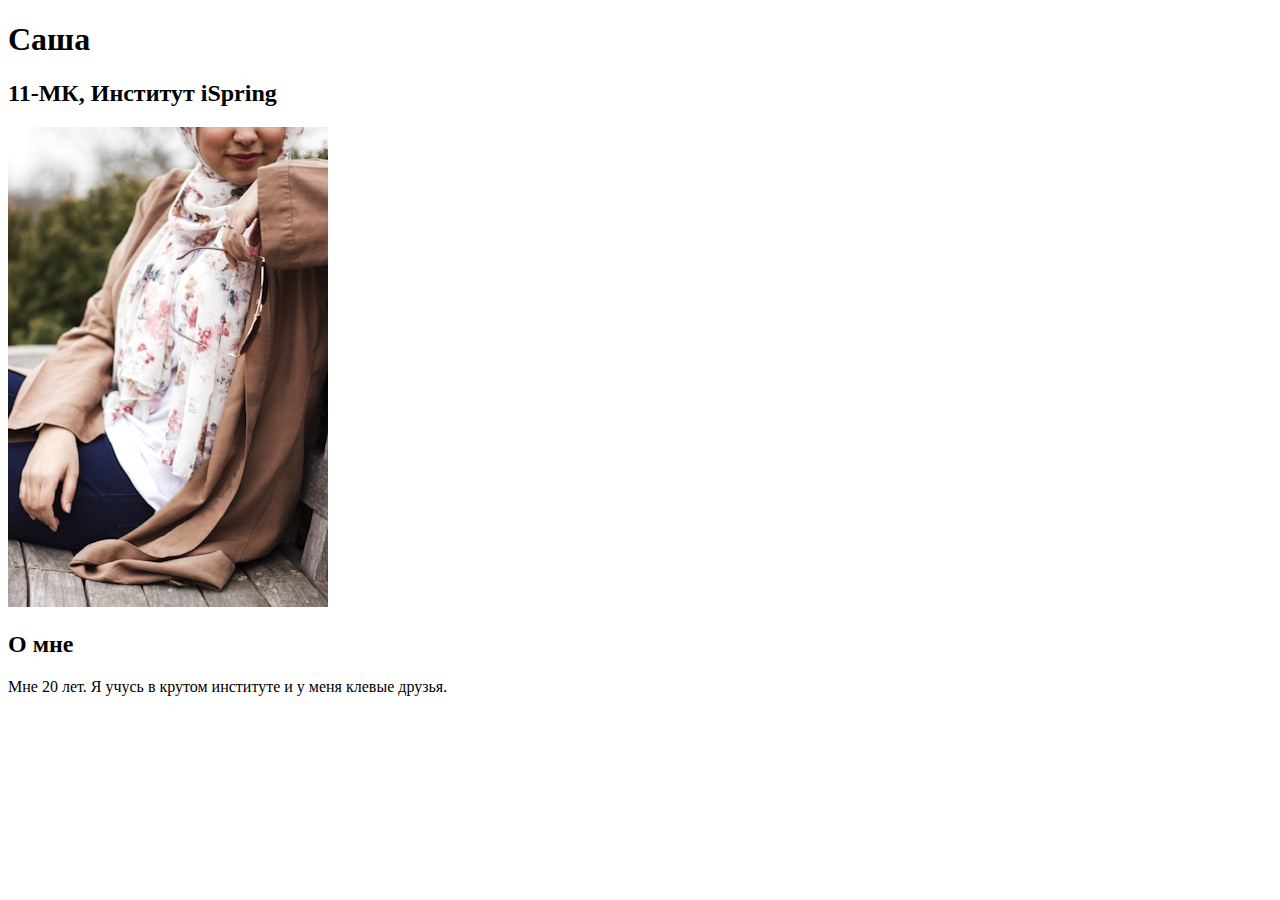
<file: 1 лабораторная /about_me.html>
<!DOCTYPE html>
<html lang="ru">

<head>
    <meta charset="UTF-8">
</head>

<body>
    <h1>Саша</h1>
    <h2> 11-МК, Институт iSpring</h2>
    <img src="./liza_big.jpeg" alt="мое фото">
    <h2>О мне</h2>
    <p>Мне 20 лет. Я учусь в крутом институте и у меня клевые друзья.</p>
</body>

</html>
</file>
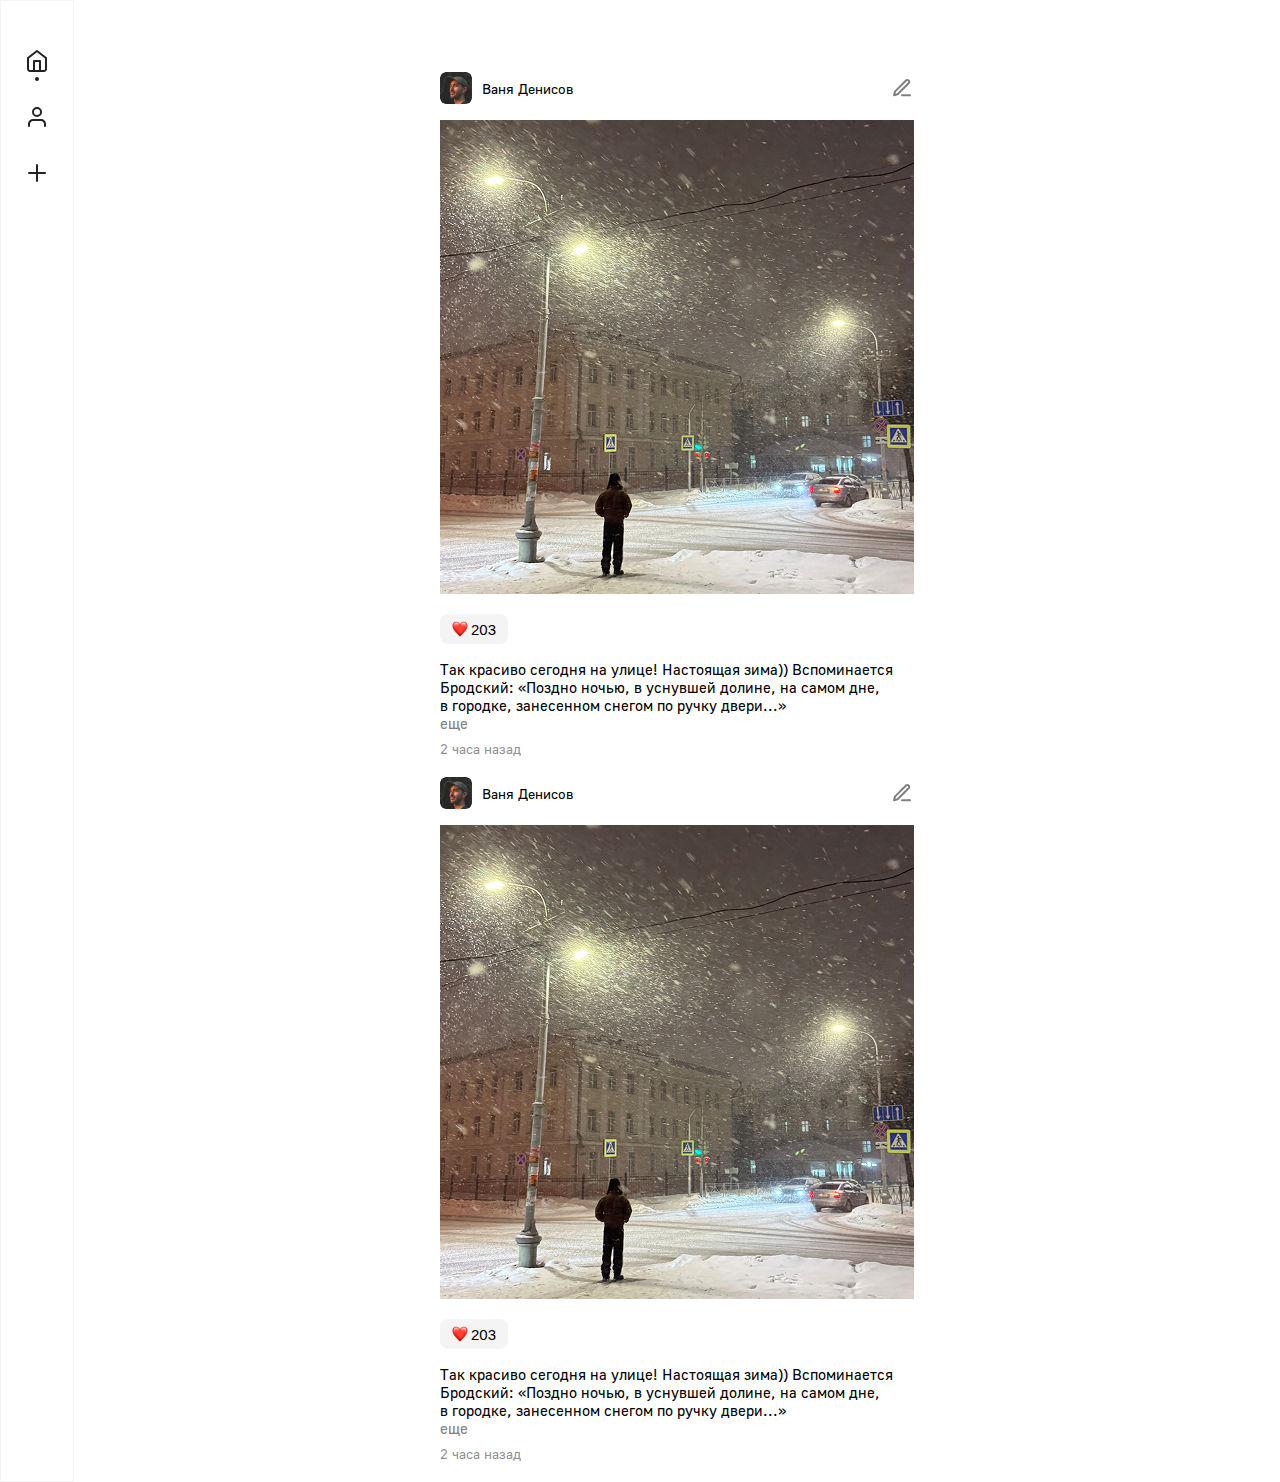
<file: project2/home2.html>
<!DOCTYPE html>
<html lang='ru'>
    <head>
        <title>Домашняя страница</title>
        <meta charset='UTF-8'>
        <link href="style.css" rel="stylesheet">
        
    </head>
    <body>
        <div class="page">
            <div class="slidebar">
                <img class="slidebar__icon" src="../project/image/Home40black.svg" alt="иконка домой"> 
                <img class="slidebar__icon" src="../project/image/Profile_40_black.svg" alt="иконка профиля">
                <img class="slidebar__icon" src="../project/image/Plus_40_black.svg" alt="иконка добавить">
            </div>
            <div class="container">
                <div class="post">
                    <div class="post__header">
                        <img class="post__avatar" src="../project/image/Avatar.png" alt="маленькая аватарка"> 
                        <span class="post__username">Ваня Денисов</span>
                        <img class="post__edit-post"src="../project/image/Edit40grey.svg" alt="редактировать"> 
                    </div>

                    <img class="post__image" src="../project/image/Photo_boy.png" alt="фото поста"> 
                    <button class="post__like-button">
                        <img class="post__like-image" src="../project/image/like.svg" alt="символ лайка"> 
                        <span class="post__like-count">203</span>
                    </button>
                    <p class="post__text">Так красиво сегодня на улице! Настоящая зима)) Вспоминается Бродский: «Поздно ночью, в уснувшей долине, 
                    на самом дне, в городке, занесенном снегом по ручку двери...»</p>
                    <p class="post__text-add">еще</p>
                    <p class="post__time">2 часа назад</p>
                </div>
                <div class="post">
                    <div class="post__header">
                        <img class="post__avatar" src="../project/image/Avatar.png" alt="маленькая аватарка"> 
                        <span class="post__username">Ваня Денисов</span>
                        <img class="post__edit-post"src="../project/image/Edit40grey.svg" alt="редактировать"> 
                    </div>

                    <img class="post__image" src="../project/image/Photo_boy.png" alt="фото поста"> 
                    <button class="post__like-button">
                        <img class="post__like-image" src="../project/image/like.svg" alt="символ лайка"> 
                        <span class="post__like-count">203</span>
                    </button>
                    <p class="post__text">Так красиво сегодня на улице! Настоящая зима)) Вспоминается Бродский: «Поздно ночью, в уснувшей долине, 
                    на самом дне, в городке, занесенном снегом по ручку двери...»</p>
                    <p class="post__text-add">еще</p>
                    <p class="post__time">2 часа назад</p>
                </div>
            </div>
        </div>
    </body>
</html>
</file>
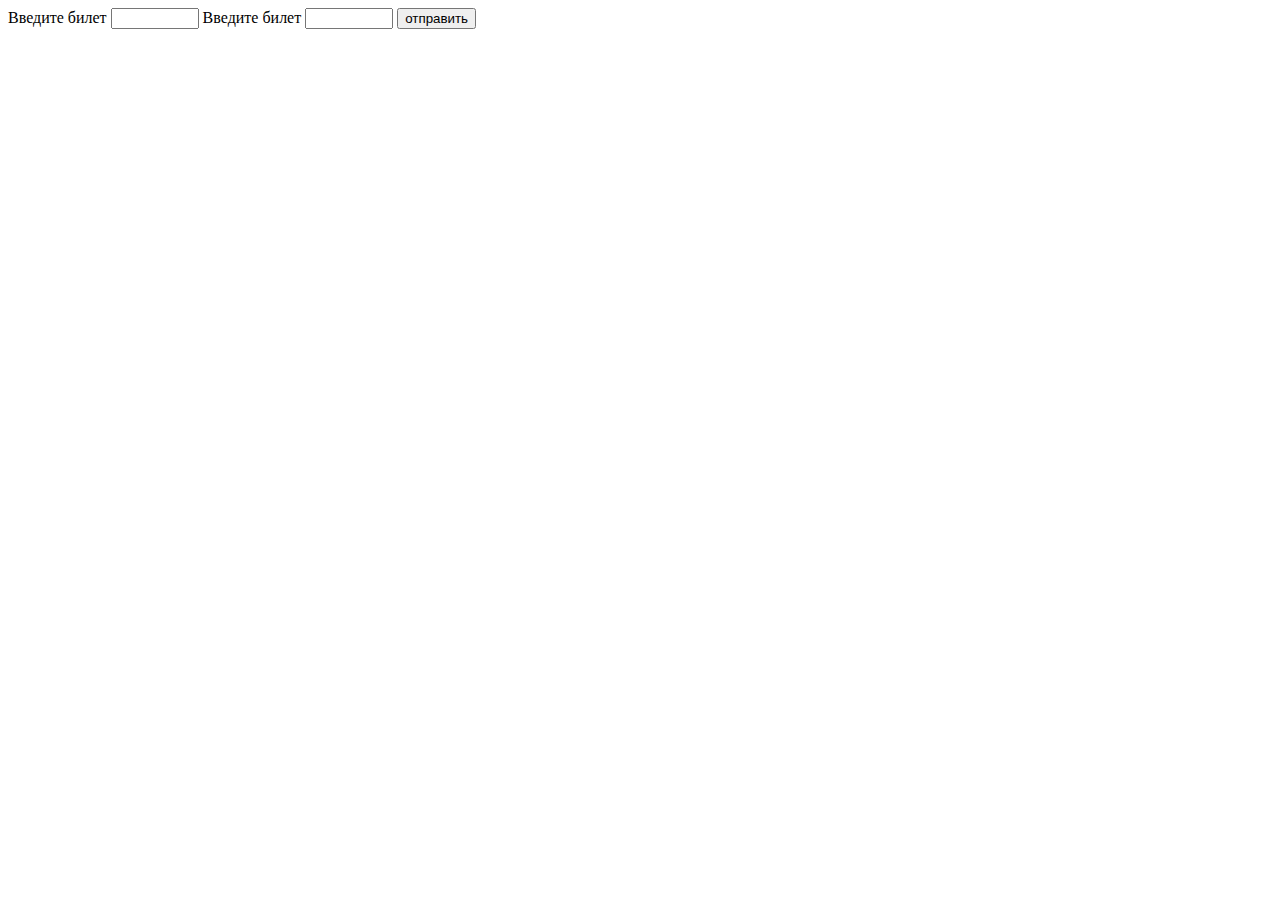
<file: project/lab-6/happy_ticket.html>
<!DOCTYPE html>
<html lang="ru">

<head>
    <meta charset="UTF-8">
    <meta name="viewport" content="width=device-width, initial-scale=1.0">
    <title>Document</title>
</head>

<body>
    <form method="get" action="happy_tickey.php"> <!--связываем с hp файлом-->
        <label for="start_ticket">Введите билет</label>
        <input type="number" name="start_ticket" min="100000" max="999999" required>
        <label for="end_ticket">Введите билет</label>
        <input type="number" name="end_ticket" min="100000" max="999999" required>
        <button type="submit">отправить</button>
    </form>
</body>

</html>
</file>
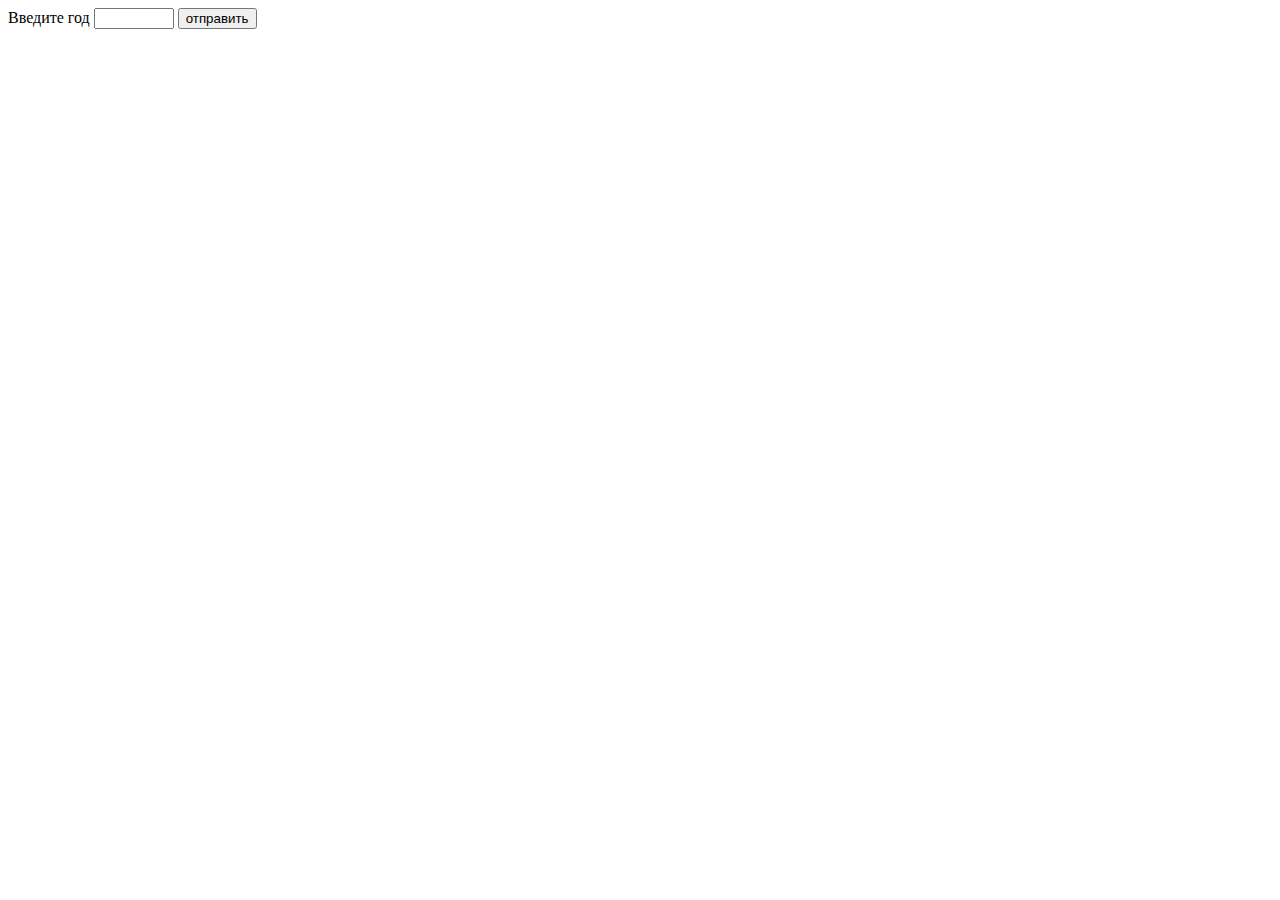
<file: project/lab-6/leap_year.html>
<!DOCTYPE html>
<html lang="ru">

<head>
    <meta charset="UTF-8">
    <meta name="viewport" content="width=device-width, initial-scale=1.0">
    <title>Document</title>
</head>

<body>
    <form method="get" action="leap_year.php"> <!--связываем с hp файлом-->
        <label for="year">Введите год</label>
        <input type="number" name="year" min="0" max="30000" required>
        <button type="submit">отправить</button>
    </form>
</body>

</html>
</file>
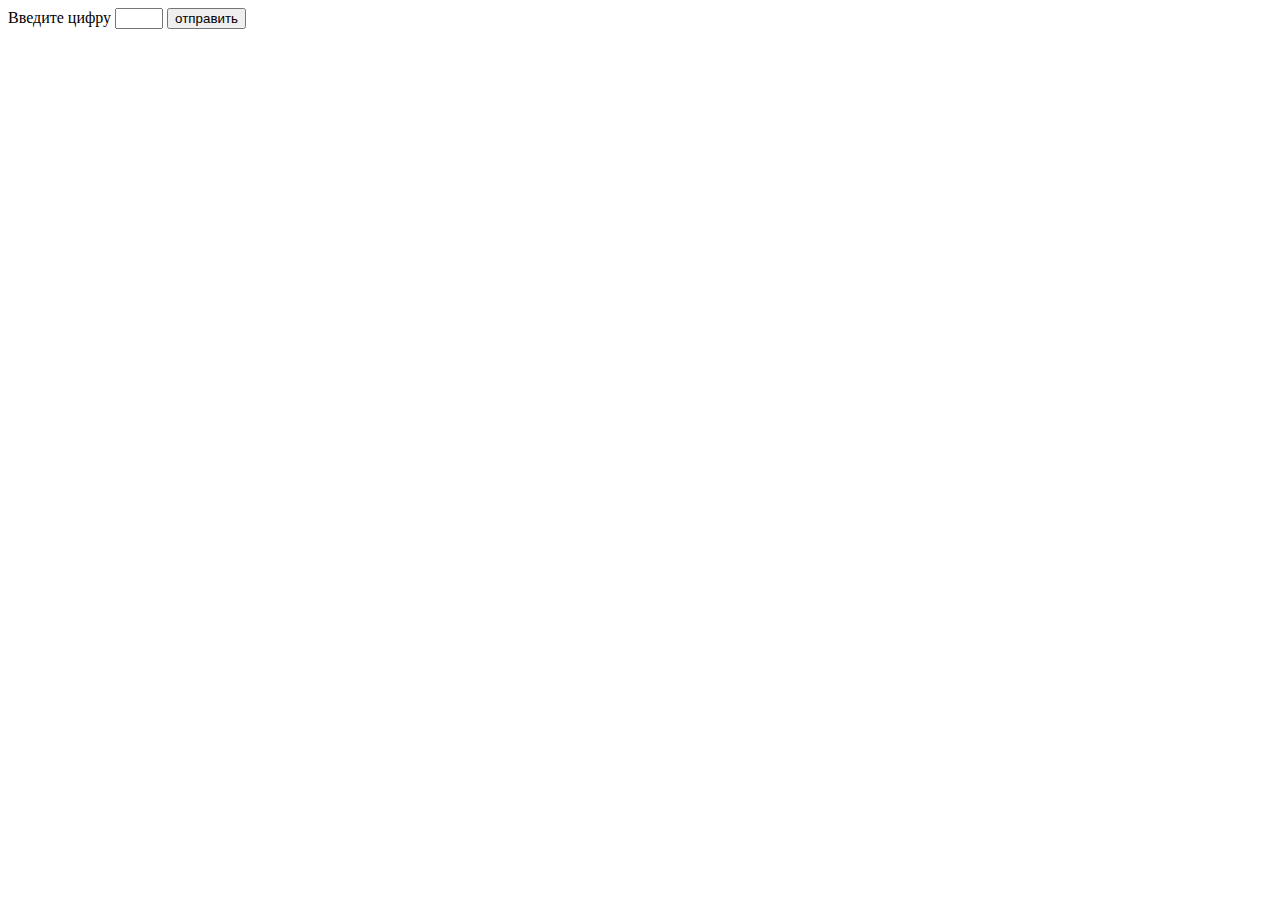
<file: project/lab-6/translate.html>
<!DOCTYPE html>
<html lang="ru">

<head>
    <meta charset="UTF-8">
    <meta name="viewport" content="width=device-width, initial-scale=1.0">
    <title>Document</title>
</head>

<body>
    <form method="get" action="translate.php"> <!--связываем с hp файлом-->
        <label for="number">Введите цифру</label>
        <input type="number" name="number" min="0" max="9" required>
        <button type="submit">отправить</button>
    </form>
</body>

</html>
</file>
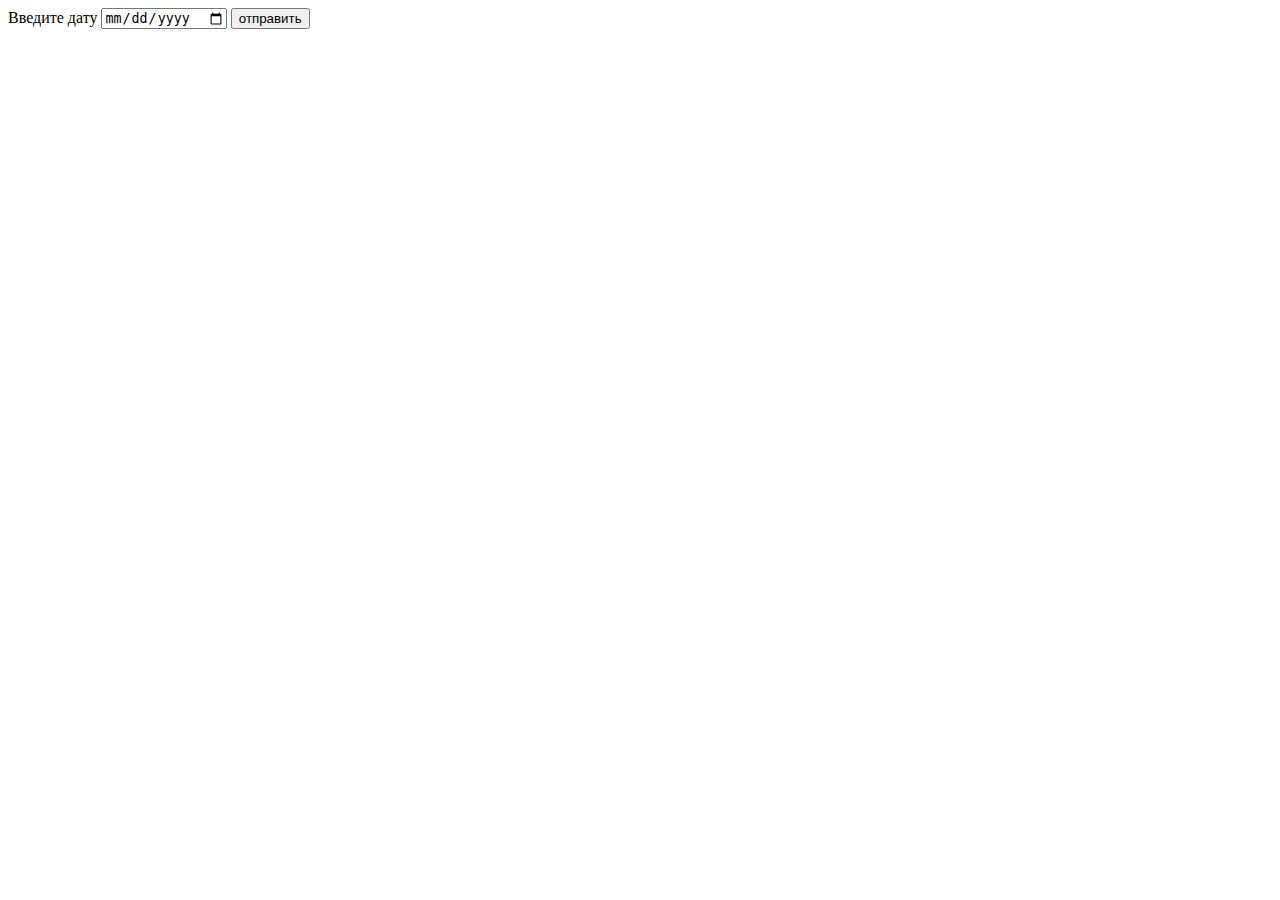
<file: project/lab-6/zodiac.html>
<!DOCTYPE html>
<html lang="ru">

<head>
    <meta charset="UTF-8">
    <meta name="viewport" content="width=device-width, initial-scale=1.0">
    <title>Document</title>
</head>

<body>
    <form method="get" action="zodiac.php"> <!--связываем с hp файлом-->
        <label for="date">Введите дату</label>
        <input type="date" name="date" required>
        <button type="submit">отправить</button>
    </form>
</body>

</html>
</file>
<file: project2/style.css>
@font-face {
    font-family: "Golos UI";
    src: url("./golos-ui_regular.woff") format("woff");
    font-weight: normal;
}

* {
    margin: 0;
    padding: 0;
    box-sizing: border-box;
}

body {
    font-family: "Golos UI", sans-serif;
}

.page {
    display: flex;
    flex-direction: row;
}

.slidebar {
    display: flex;
    flex-direction: column;
    padding-top: 40px;
    box-sizing: content-box;
    border: 1px solid #2222220D;
}

.slidebar__icon {
    width: 40px;
    height: 40px;
    margin-left: 16px;
    margin-right: 16px;
    margin-bottom: 16px;
}

.container {
    display: flex;
    flex-direction: column;
    align-items: center;
    justify-content: center;
    width: 100%;
    margin-top: 72px;
}

.post {
    width: 474px;
    margin-bottom: 20px;
}

.post__header {
    display: flex;
    flex-direction: row; 
    align-items: center;
    margin-bottom: 16px;
}

.post__avatar {
    width: 32px;
    height: 32px;
    border-radius: 6px;
    margin-right: 10px;
}

.post__username {
    font-weight: 500px;
    font-size: 14px;
}

.post__edit-post {
    width: 24px;
    margin-left: auto;
}

.post__image {
    width: 474px;
    height: 474px;
}

.post__like-button {
    width: 68px;
    height: 30px;
    border: 0;
    background-color: #2222220D;
    border-radius: 8px;
    display: flex;
    flex-direction: row;
    align-items: center;
    justify-content: center;
    margin-top: 16px;
    margin-bottom: 16px;
}

.post__like-image {
    width: 16px;
    height: 18px;
    margin-right: 3px;
}

.post__like-count {
    font-size: 15px;
}

.post__text {
    font-size: 15px;
}

.post__text-add {
    font-size: 15px;
    color: grey;
}

.post__time {
    font-size: 14px; 
    color: #22222280;
    margin-top: 8px;
}
</file>
